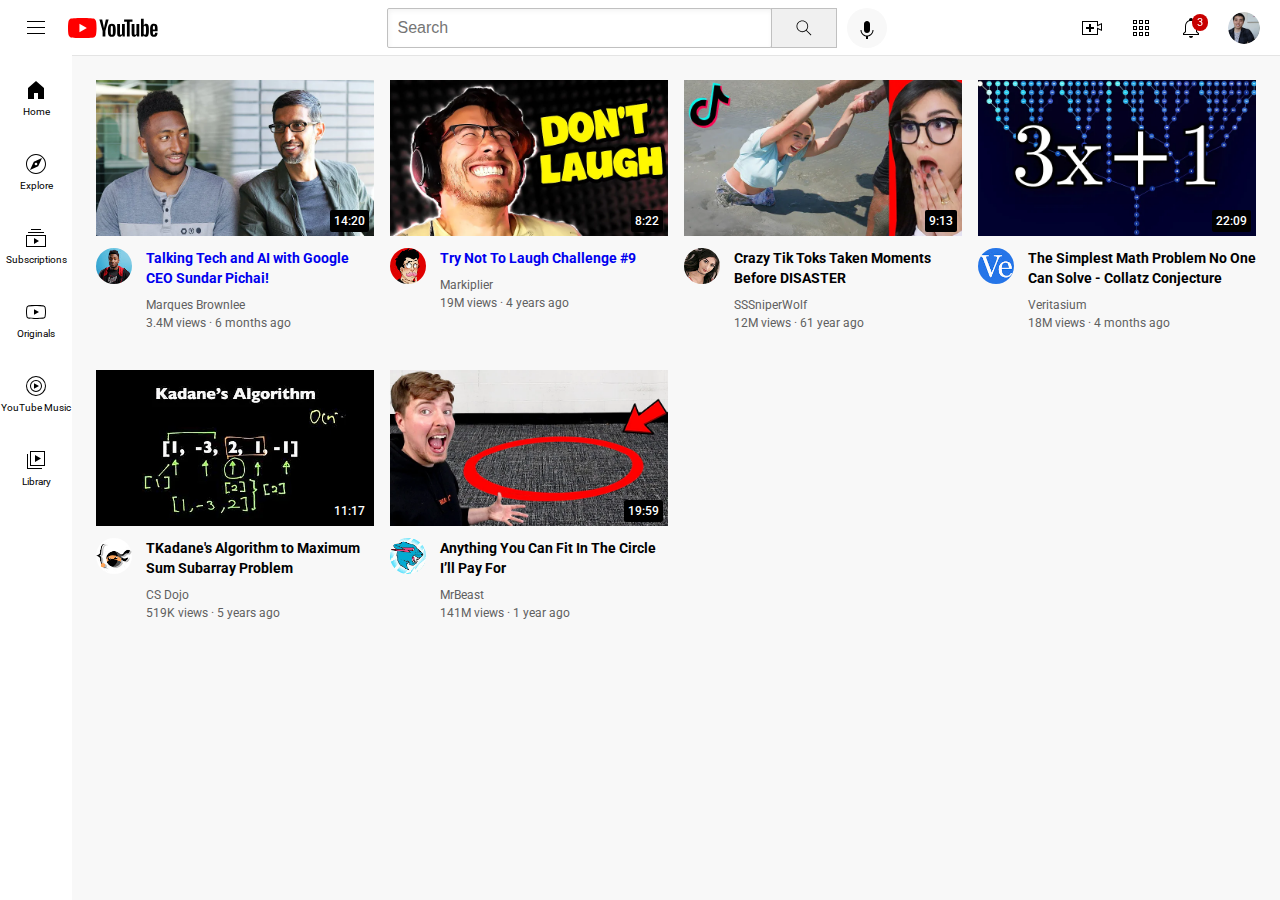
<file: index.html>
<!DOCTYPE html>
<html>
<head>
    <link rel="preconnect" href="https://fonts.googleapis.com">
<link rel="preconnect" href="https://fonts.gstatic.com" crossorigin>
<link href="https://fonts.googleapis.com/css2?family=Roboto:wght@100;400;700&display=swap" rel="stylesheet">
    <title>YouTube.com Clone</title>

   <link rel="stylesheet" href="styles/general.css">
   <link rel="stylesheet" href="styles/video.css">
   <link rel="stylesheet" href="styles/header.css">
   <link rel="stylesheet" href="styles/sidebar.css">
</head>
<body>
    <header class="header">
        <div class="left-section">
            <img class="hamburger-menu" src="icons/hamburger-menu.svg">
            <img class="youtube-logo" src="icons/youtube-logo.svg">
        </div>

        <div class="middle-section">
            <input class="search-bar" type="text" placeholder="Search">
            <button class="search-button">
                <img class="search-icon" src="icons/search.svg">
                <div class="tooltip">Search</div>
            </button>
            <!-- Put inside absolute inside position ralative-->
            <button class="voice-search-button">
                <img class="voice-search-icon" src="icons/voice-search-icon.svg">
                <div class="tooltip">Search with your voice</div>
            </button>
        </div>
        <div class="right-section">
            <div class="upload-icon-container">
                <img class="upload-icon" src="icons/upload.svg">
                <div class="tooltip">Create</div>
            </div>
            <div class="upload-icon-container">
                <img class="youtube-apss-icon" src="icons/youtube-apps.svg">
                <div class="tooltip">YouTube apps</div>
            </div>
            
            <div class="notifications-icon-container">
                <div class="upload-icon-container">
                    <img class="notifications-icon" src="icons/notifications.svg">
                    <div class="tooltip">Notifications</div>
                </div>
                
                <div class="notifications-count">3</div>
            </div>
            
            <img class="current-user" src="channel-pictures/my-channel.jpeg">
        </div>
            
    </header>

    <nav class="sidebar">
        <div class="sidebar-link">
            <img src="icons/home.svg">
            <div>Home</div>
        </div>
        <div class="sidebar-link">
            <img src="icons/explore.svg">
            <div>Explore</div>
        </div>
        <div class="sidebar-link">
            <img src="icons/subscriptions.svg">
            <div>Subscriptions</div>
        </div>
        <div class="sidebar-link">
            <img src="icons/originals.svg">
            <div>Originals</div>
        </div>
        <div class="sidebar-link">
            <img src="icons/youtube-music.svg">
            <div>YouTube Music</div>
        </div>
        <div class="sidebar-link">
            <img src="icons/library.svg">
            <div>Library</div>
        </div>
    </nav>
    
    <main>
        <section class="video-grid">
            <div class="video-preview">
                <div class="thumbnail-row">
                    <a href="https://www.youtube.com/watch?v=n2RNcPRtAiY">
                        <img class=thumbnail src="thumbnails/thumbnail-1.webp">
                    </a>
                    
                    <div class="video-time">14:20</div>
                </div>
                <div class="video-info-grid">
                    <div class="channel-picture">
                        <a href="https://www.youtube.com/c/mkbhd">
                            <img class="profile-picture" src="channel-pictures/channel-1.jpeg">
                        </a>
                        <div class="tooltip2">
                            <img src="channel-pictures/channel-1.jpeg">
                            <div>
                                <div class="intool2">Marques Brownlee</div>
                                <div>15M subscribes</div>
                            </div> 
                        </div>
                    </div>
                    <div class="video-info">
                        <a href="https://www.youtube.com/watch?v=n2RNcPRtAiY">
                            <p class="video-title">
                                Talking Tech and AI with Google CEO Sundar Pichai!
                            </p>
                        </a>
                        <a href="https://www.youtube.com/c/mkbhd">
                            <p class="video-author">
                                Marques Brownlee
                            </p>
                        </a>
                        
                        <p class="video-stats">
                            3.4M views &#183; 6 months ago
                        </p>
                    </div>
    
                </div>
            </div>
    
            <div class="video-preview">
                <div class="thumbnail-row">
                    <a href="https://www.youtube.com/watch?v=mP0RAo9SKZk">
                        <img class=thumbnail src="thumbnails/thumbnail-2.webp" alt="11">
                    </a>
                    
                    <div class="video-time">8:22</div>
                </div>
                <div class="video-info-grid">
                    <div class="channel-picture">
                        <a href="https://www.youtube.com/c/markiplier">
                            <img class="profile-picture" src="channel-pictures/channel-2.jpeg" alt="11">
                        </a>
                        <div class="tooltip2">
                            <img src="channel-pictures/channel-2.jpeg">
                            <div>
                                <div class="intool2">Markiplier</div>
                                <div>30M subscribes</div>
                            </div> 
                        </div>
                    </div>
                    <div class="video-info">
                        <a href="https://www.youtube.com/watch?v=mP0RAo9SKZk">
                            <p class="video-title">
                                Try Not To Laugh Challenge #9
                            </p>
                        </a>
                        <a href="https://www.youtube.com/c/markiplier">
                            <p class="video-author">Markiplier</p>
                        </a>
                        
                        <p class="video-stats">
                            19M views &#183;  4 years ago
                        </p>
                    </div>
                </div>        
            </div>
            <div class="video-preview">
                <div class="thumbnail-row">
                    <img class=thumbnail src="thumbnails/thumbnail-3.webp" alt="11">
                    <div class="video-time">9:13</div>
                </div>
                <div class="video-info-grid">
                    <div class="channel-picture">
                        <img class="profile-picture" src="channel-pictures/channel-3.jpeg" alt="11">
                    </div>
                    <div class="video-info">
                        <p class="video-title">
                            Crazy Tik Toks Taken Moments Before DISASTER
                        </p>
                        <p class="video-author">
                            SSSniperWolf
                        </p>
                        <p class="video-stats">
                            12M views &#183; 61 year ago
                        </p>
                    </div>
    
                </div>
            </div>
    
            <div class="video-preview">
                <div class="thumbnail-row">
                    <img class=thumbnail src="thumbnails/thumbnail-4.webp" alt="11">
                    <div class="video-time">22:09</div>
                </div>
                <div class="video-info-grid">
                    <div class="channel-picture">
                        <img class="profile-picture" src="channel-pictures/channel-4.jpeg" alt="11">
                    </div>
                    <div class="video-info">
                        <p class="video-title">
                            The Simplest Math Problem No One Can Solve - Collatz Conjecture
                        </p>
                        <p class="video-author">
                            Veritasium
                        </p>
                        <p class="video-stats">
                            18M views &#183;  4 months ago
                        </p>
                    </div>
                </div>        
            </div>
            <div class="video-preview">
                <div class="thumbnail-row">
                    <img class=thumbnail src="thumbnails/thumbnail-5.webp" alt="11">
                    <div class="video-time">11:17</div>
                </div>
                <div class="video-info-grid">
                    <div class="channel-picture">
                        <img class="profile-picture" src="channel-pictures/channel-5.jpeg" alt="11">
                    </div>
                    <div class="video-info">
                        <p class="video-title">
                            TKadane's Algorithm to Maximum Sum Subarray Problem
                        </p>
                        <p class="video-author">
                            CS Dojo
                        </p>
                        <p class="video-stats">
                            519K views &#183; 5 years ago
                        </p>
                    </div>
    
                </div>
            </div>
    
            <div class="video-preview">
                <div class="thumbnail-row">
                    <img class=thumbnail src="thumbnails/thumbnail-6.webp" alt="11">
                    <div class="video-time">19:59</div>
                </div>
                <div class="video-info-grid">
                    <div class="channel-picture">
                        <img class="profile-picture" src="channel-pictures/channel-6.jpeg" alt="11">
                    </div>
                    <div class="video-info">
                        <p class="video-title">
                            Anything You Can Fit In The Circle I’ll Pay For
                        </p>
                        <p class="video-author">
                            MrBeast
                        </p>
                        <p class="video-stats">
                            141M views &#183;  1 year ago
                        </p>
                    </div>
                </div>        
            </div>
        </section>
    </main>
    
    
    

    
</body>
</html>
</file>
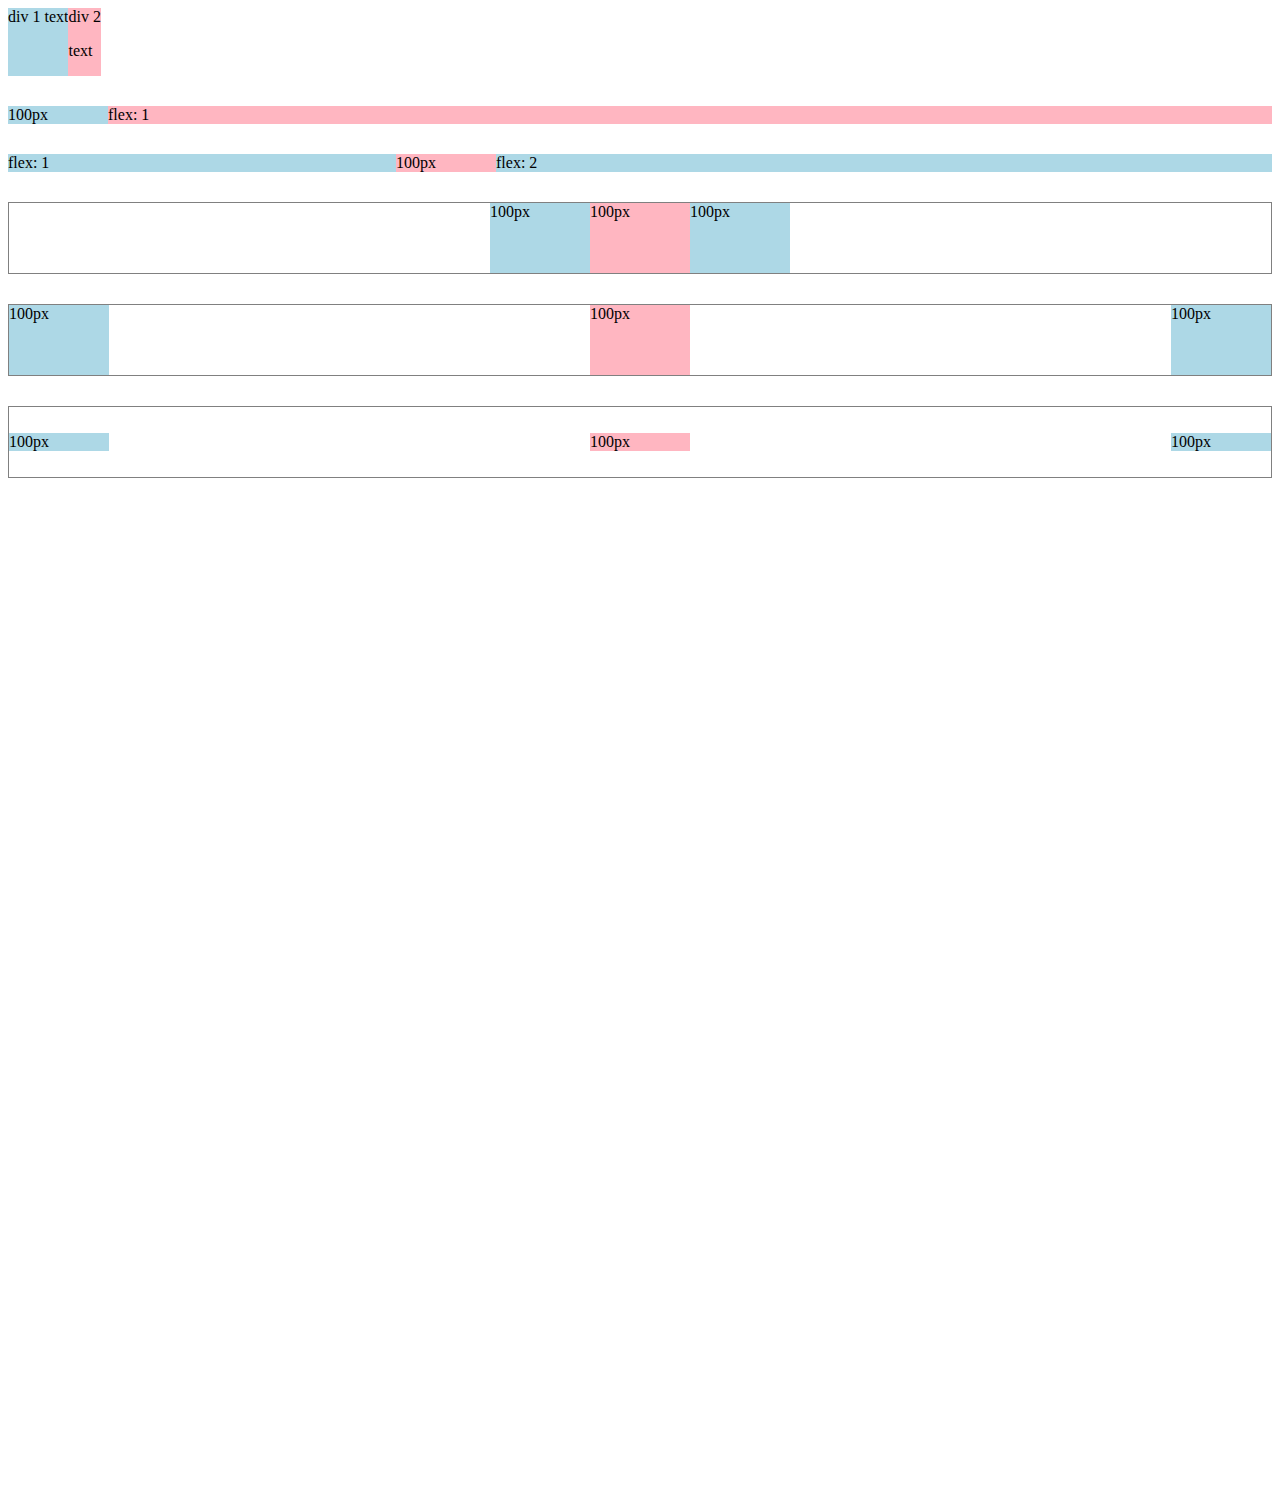
<file: flexbox.html>
<!DOCTYPE html>
<html>
<head>
    <title>Flexbox Practice</title>
</head>
<body style="padding-bottom: 1000px;" >
   <div style="
        display: flex;
        flex-direction: row;
   ">
        <div style="background-color:lightblue">div 1 text</div>
        <div style="background-color:lightpink">div 2 <p>text</p></div>
   </div> 

   <div style="
            margin-top: 30px;
            display: flex;
            flex-direction: row;
            ">
        <div style="
            background-color:lightblue;
            width:100px;
            ">100px
        </div>
        <div style="
            background-color:lightpink;
            flex: 1;
            ">flex: 1
        </div>
    </div> 

    <div style="
            margin-top: 30px;
            display: flex;
            flex-direction: row;
            ">
        
        <div style="
            background-color:lightblue;
            flex: 1;
            ">flex: 1
        </div>
        <div style="
            background-color:lightpink;
            width:100px;
            ">100px
        </div>
        <div style="
            background-color:lightblue;
            flex: 2;
            ">flex: 2
        </div> 
    </div> 

    <div style="
            margin-top: 30px;
            height: 70px;
            border-width: 1px;
            border-style: solid;
            border-color: gray;
            display: flex;
            flex-direction: row;
            justify-content: center;
            ">
        
        <div style="
            background-color:lightblue;
            width: 100px;
            ">100px
        </div>
        <div style="
            background-color:lightpink;
            width:100px;
            ">100px
        </div>
        <div style="
            background-color:lightblue;
            width:100px;
            ">100px
        </div> 
    </div> 

    <div style="
            margin-top: 30px;
            height: 70px;
            border-width: 1px;
            border-style: solid;
            border-color: gray;
            display: flex;
            flex-direction: row;
            justify-content: space-between;
            ">
        
        <div style="
            background-color:lightblue;
            width: 100px;
            ">100px
        </div>
        <div style="
            background-color:lightpink;
            width:100px;
            ">100px
        </div>
        <div style="
            background-color:lightblue;
            width:100px;
            ">100px
        </div> 
    </div>

    <div style="
            margin-top: 30px;
            height: 70px;
            border-width: 1px;
            border-style: solid;
            border-color: gray;

            display: flex;
            flex-direction: row;
            justify-content: space-between;
            align-items: center;
            ">
        
        <div style="
            background-color:lightblue;
            width: 100px;
            ">100px
        </div>
        <div style="
            background-color:lightpink;
            width:100px;
            ">100px
        </div>
        <div style="
            background-color:lightblue;
            width:100px;
            ">100px
        </div> 
    </div>
</body>
</html>
</file>
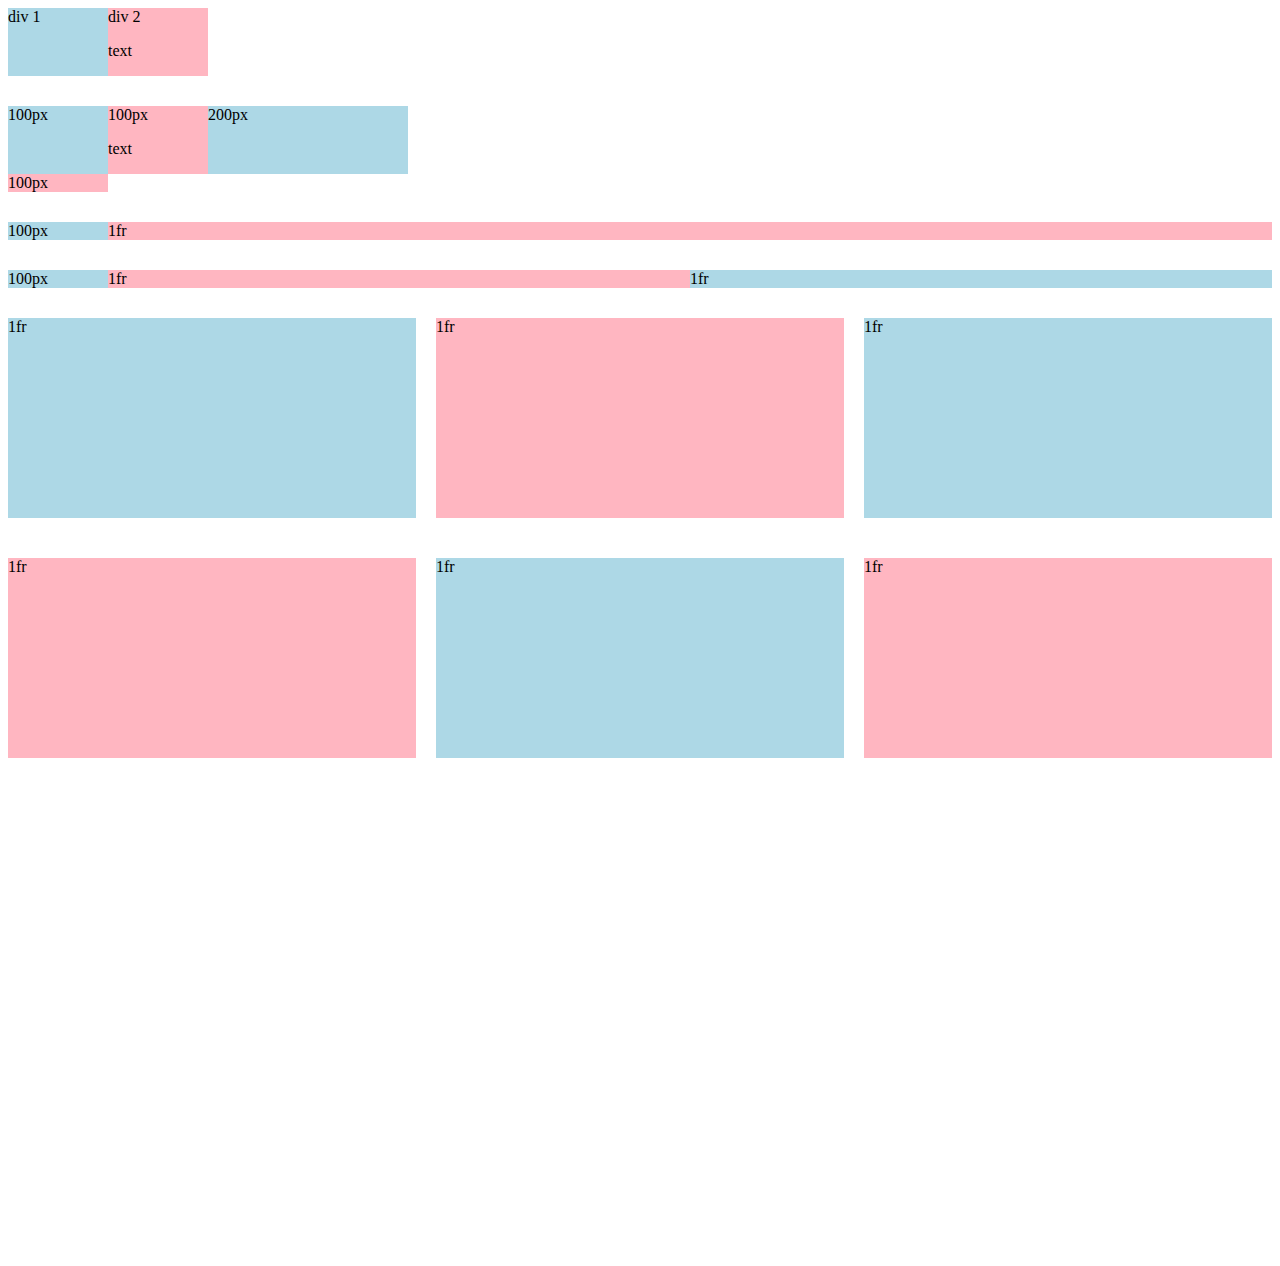
<file: grid.html>
<!DOCTYPE html>
<html>
<head>
    <title>Grid practice</title>
</head>
<body style="padding-bottom: 500px;">
    <div style="
        display: grid;
        grid-template-columns: 100px 100px;
    ">
        <div style="background-color: lightblue;">div 1</div>
        <div style="background-color: lightpink;">div 2<p>text</p></div>
    </div>
    <div style="
        margin-top: 30px;
        display: grid;
        grid-template-columns: 100px 100px 200px;
    ">
        <div style="background-color: lightblue;">100px</div>
        <div style="background-color: lightpink;">100px<p>text</p></div>
        <div style="background-color: lightblue;">200px</div>
        <div style="background-color: lightpink;">100px</div>
    </div>
    <div style="
        margin-top: 30px;
        display: grid;
        grid-template-columns: 100px 1fr;
        ">
        <div style="background-color: lightblue;">100px</div>
        <div style="background-color: lightpink;">1fr</div>
        
    </div>
    <div style="
        margin-top: 30px;
        display: grid;
        grid-template-columns: 100px 1fr 1fr;
        ">
        <div style="background-color: lightblue;">100px</div>
        <div style="background-color: lightpink;">1fr</div>
        <div style="background-color: lightblue;">1fr</div>

    </div>
    <div style="
        margin-top: 30px;
        display: grid;
        grid-template-columns: 1fr 1fr 1fr;
        column-gap: 20px;
        row-gap: 40px;
        ">
        <div style="background-color: lightblue; height: 200px;">1fr</div>
        <div style="background-color: lightpink; height: 200px;">1fr</div>
        <div style="background-color: lightblue; height: 200px;">1fr</div>
        <div style="background-color: lightpink; height: 200px;">1fr</div>
        <div style="background-color: lightblue; height: 200px;">1fr</div>
        <div style="background-color: lightpink; height: 200px;">1fr</div>

    </div>
    
</body>
</html>
</file>
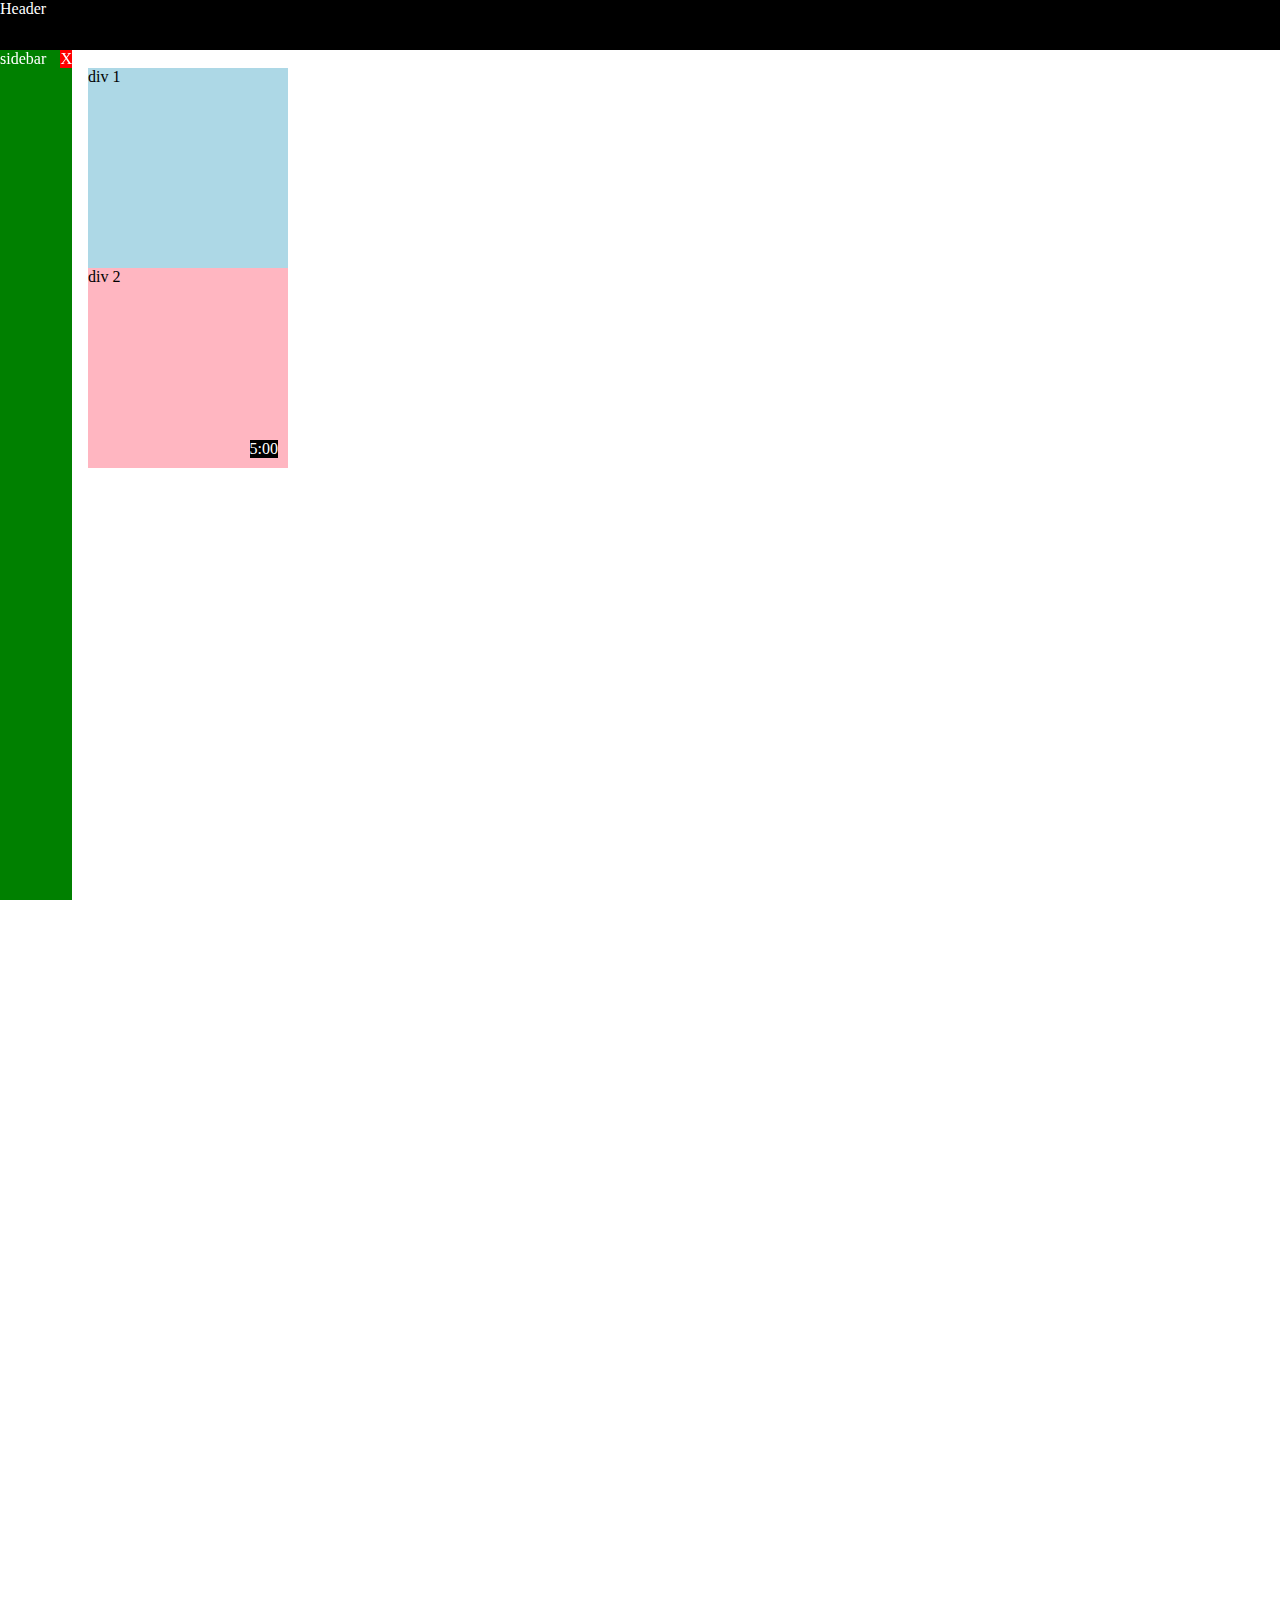
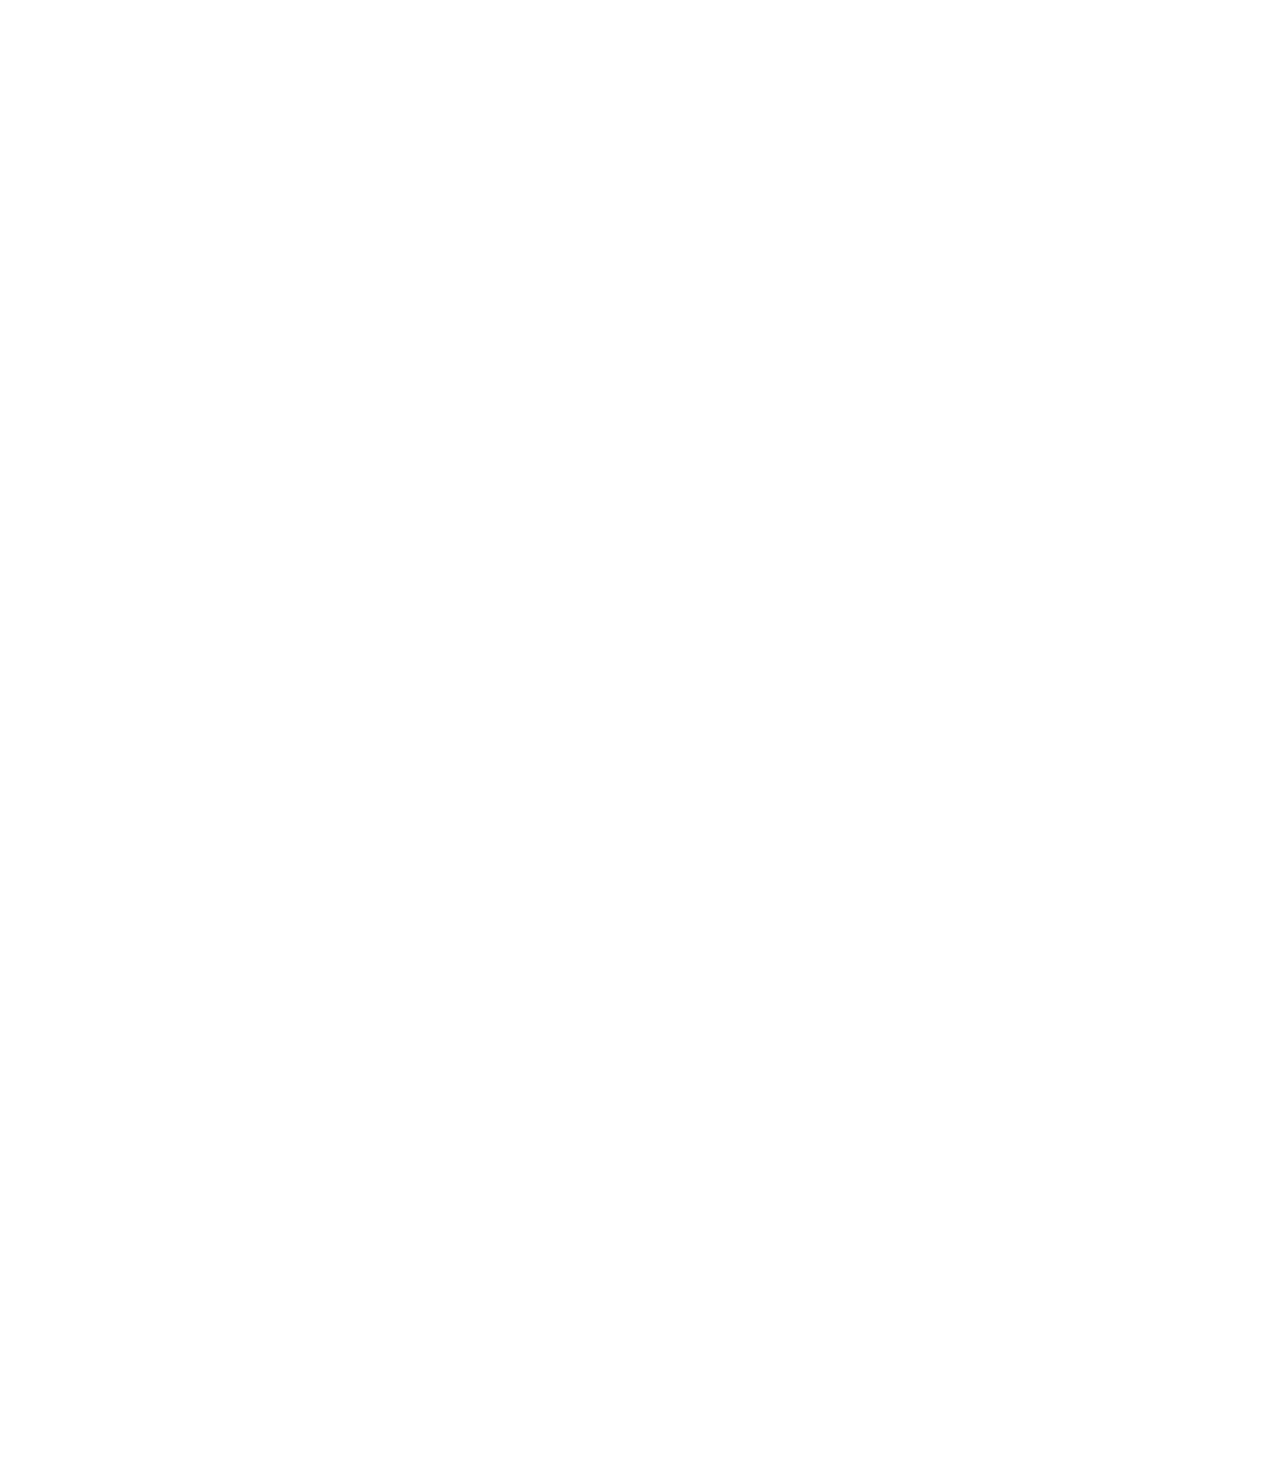
<file: position.html>
<!DOCTYPE html>
<html lang="en">
<head>
    <title>Position Practice</title>
</head>
<body style="
padding-top: 60px;
padding-left: 80px;
height: 3000px">
    <div style="
    background-color:black;
    color: white;
    position: fixed;
    top: 0;
    left: 0;
    right: 0;
    height: 50px;
    z-index: 1;
    ">Header</div>

    <div style="
        background-color: green;
        color: white;
        position: fixed;
        left: 0;
        bottom: 0;
        top: 50px;
        width: 72px;
    ">
            <div style="
            position: absolute;
            background-color: red;
            color: white;
            
            top: 0px;
            right: 0px;
            ">
                X
            </div>
        sidebar
    </div>

    

    <div style="
    background-color: lightblue;
    height: 200px;
    width: 200px;
    position: static;
    
    ">div 1</div>

    <div style="
    background-color: lightpink;
    height: 200px;
    width: 200px;
    position: relative;
    ">
        <div style="
            position: absolute;
            background-color: black;
            color: white;
            bottom: 10px;
            right: 10px;
            ">
                5:00
        </div>
    div 2</div>
</body>
</html>
</file>
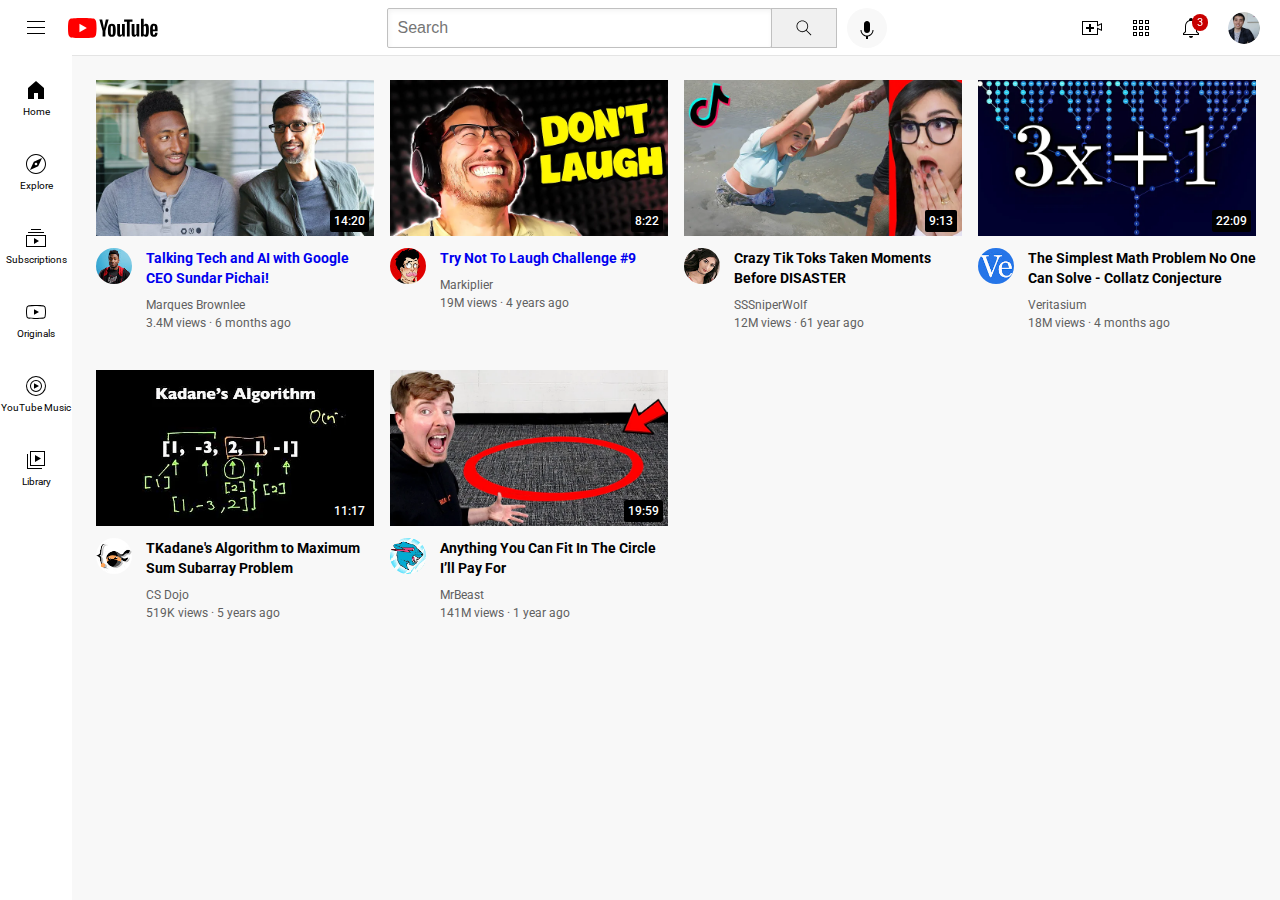
<file: youtube.html>
<!DOCTYPE html>
<html>
<head>
    <link rel="preconnect" href="https://fonts.googleapis.com">
<link rel="preconnect" href="https://fonts.gstatic.com" crossorigin>
<link href="https://fonts.googleapis.com/css2?family=Roboto:wght@100;400;700&display=swap" rel="stylesheet">
    <title>YouTube.com Clone</title>

   <link rel="stylesheet" href="styles/general.css">
   <link rel="stylesheet" href="styles/video.css">
   <link rel="stylesheet" href="styles/header.css">
   <link rel="stylesheet" href="styles/sidebar.css">
</head>
<body>
    <header class="header">
        <div class="left-section">
            <img class="hamburger-menu" src="icons/hamburger-menu.svg">
            <img class="youtube-logo" src="icons/youtube-logo.svg">
        </div>

        <div class="middle-section">
            <input class="search-bar" type="text" placeholder="Search">
            <button class="search-button">
                <img class="search-icon" src="icons/search.svg">
                <div class="tooltip">Search</div>
            </button>
            <!-- Put inside absolute inside position ralative-->
            <button class="voice-search-button">
                <img class="voice-search-icon" src="icons/voice-search-icon.svg">
                <div class="tooltip">Search with your voice</div>
            </button>
        </div>
        <div class="right-section">
            <div class="upload-icon-container">
                <img class="upload-icon" src="icons/upload.svg">
                <div class="tooltip">Create</div>
            </div>
            <div class="upload-icon-container">
                <img class="youtube-apss-icon" src="icons/youtube-apps.svg">
                <div class="tooltip">YouTube apps</div>
            </div>
            
            <div class="notifications-icon-container">
                <div class="upload-icon-container">
                    <img class="notifications-icon" src="icons/notifications.svg">
                    <div class="tooltip">Notifications</div>
                </div>
                
                <div class="notifications-count">3</div>
            </div>
            
            <img class="current-user" src="channel-pictures/my-channel.jpeg">
        </div>
            
    </header>

    <nav class="sidebar">
        <div class="sidebar-link">
            <img src="icons/home.svg">
            <div>Home</div>
        </div>
        <div class="sidebar-link">
            <img src="icons/explore.svg">
            <div>Explore</div>
        </div>
        <div class="sidebar-link">
            <img src="icons/subscriptions.svg">
            <div>Subscriptions</div>
        </div>
        <div class="sidebar-link">
            <img src="icons/originals.svg">
            <div>Originals</div>
        </div>
        <div class="sidebar-link">
            <img src="icons/youtube-music.svg">
            <div>YouTube Music</div>
        </div>
        <div class="sidebar-link">
            <img src="icons/library.svg">
            <div>Library</div>
        </div>
    </nav>
    
    <main>
        <section class="video-grid">
            <div class="video-preview">
                <div class="thumbnail-row">
                    <a href="https://www.youtube.com/watch?v=n2RNcPRtAiY">
                        <img class=thumbnail src="thumbnails/thumbnail-1.webp">
                    </a>
                    
                    <div class="video-time">14:20</div>
                </div>
                <div class="video-info-grid">
                    <div class="channel-picture">
                        <a href="https://www.youtube.com/c/mkbhd">
                            <img class="profile-picture" src="channel-pictures/channel-1.jpeg">
                        </a>
                        <div class="tooltip2">
                            <img src="channel-pictures/channel-1.jpeg">
                            <div>
                                <div class="intool2">Marques Brownlee</div>
                                <div>15M subscribes</div>
                            </div> 
                        </div>
                    </div>
                    <div class="video-info">
                        <a href="https://www.youtube.com/watch?v=n2RNcPRtAiY">
                            <p class="video-title">
                                Talking Tech and AI with Google CEO Sundar Pichai!
                            </p>
                        </a>
                        <a href="https://www.youtube.com/c/mkbhd">
                            <p class="video-author">
                                Marques Brownlee
                            </p>
                        </a>
                        
                        <p class="video-stats">
                            3.4M views &#183; 6 months ago
                        </p>
                    </div>
    
                </div>
            </div>
    
            <div class="video-preview">
                <div class="thumbnail-row">
                    <a href="https://www.youtube.com/watch?v=mP0RAo9SKZk">
                        <img class=thumbnail src="thumbnails/thumbnail-2.webp" alt="11">
                    </a>
                    
                    <div class="video-time">8:22</div>
                </div>
                <div class="video-info-grid">
                    <div class="channel-picture">
                        <a href="https://www.youtube.com/c/markiplier">
                            <img class="profile-picture" src="channel-pictures/channel-2.jpeg" alt="11">
                        </a>
                        <div class="tooltip2">
                            <img src="channel-pictures/channel-2.jpeg">
                            <div>
                                <div class="intool2">Markiplier</div>
                                <div>30M subscribes</div>
                            </div> 
                        </div>
                    </div>
                    <div class="video-info">
                        <a href="https://www.youtube.com/watch?v=mP0RAo9SKZk">
                            <p class="video-title">
                                Try Not To Laugh Challenge #9
                            </p>
                        </a>
                        <a href="https://www.youtube.com/c/markiplier">
                            <p class="video-author">Markiplier</p>
                        </a>
                        
                        <p class="video-stats">
                            19M views &#183;  4 years ago
                        </p>
                    </div>
                </div>        
            </div>
            <div class="video-preview">
                <div class="thumbnail-row">
                    <img class=thumbnail src="thumbnails/thumbnail-3.webp" alt="11">
                    <div class="video-time">9:13</div>
                </div>
                <div class="video-info-grid">
                    <div class="channel-picture">
                        <img class="profile-picture" src="channel-pictures/channel-3.jpeg" alt="11">
                    </div>
                    <div class="video-info">
                        <p class="video-title">
                            Crazy Tik Toks Taken Moments Before DISASTER
                        </p>
                        <p class="video-author">
                            SSSniperWolf
                        </p>
                        <p class="video-stats">
                            12M views &#183; 61 year ago
                        </p>
                    </div>
    
                </div>
            </div>
    
            <div class="video-preview">
                <div class="thumbnail-row">
                    <img class=thumbnail src="thumbnails/thumbnail-4.webp" alt="11">
                    <div class="video-time">22:09</div>
                </div>
                <div class="video-info-grid">
                    <div class="channel-picture">
                        <img class="profile-picture" src="channel-pictures/channel-4.jpeg" alt="11">
                    </div>
                    <div class="video-info">
                        <p class="video-title">
                            The Simplest Math Problem No One Can Solve - Collatz Conjecture
                        </p>
                        <p class="video-author">
                            Veritasium
                        </p>
                        <p class="video-stats">
                            18M views &#183;  4 months ago
                        </p>
                    </div>
                </div>        
            </div>
            <div class="video-preview">
                <div class="thumbnail-row">
                    <img class=thumbnail src="thumbnails/thumbnail-5.webp" alt="11">
                    <div class="video-time">11:17</div>
                </div>
                <div class="video-info-grid">
                    <div class="channel-picture">
                        <img class="profile-picture" src="channel-pictures/channel-5.jpeg" alt="11">
                    </div>
                    <div class="video-info">
                        <p class="video-title">
                            TKadane's Algorithm to Maximum Sum Subarray Problem
                        </p>
                        <p class="video-author">
                            CS Dojo
                        </p>
                        <p class="video-stats">
                            519K views &#183; 5 years ago
                        </p>
                    </div>
    
                </div>
            </div>
    
            <div class="video-preview">
                <div class="thumbnail-row">
                    <img class=thumbnail src="thumbnails/thumbnail-6.webp" alt="11">
                    <div class="video-time">19:59</div>
                </div>
                <div class="video-info-grid">
                    <div class="channel-picture">
                        <img class="profile-picture" src="channel-pictures/channel-6.jpeg" alt="11">
                    </div>
                    <div class="video-info">
                        <p class="video-title">
                            Anything You Can Fit In The Circle I’ll Pay For
                        </p>
                        <p class="video-author">
                            MrBeast
                        </p>
                        <p class="video-stats">
                            141M views &#183;  1 year ago
                        </p>
                    </div>
                </div>        
            </div>
        </section>
    </main>
    
    
    

    
</body>
</html>
</file>
<file: styles/general.css>
p{
    
    margin-top: 0;
    margin-bottom: 0;
}
body{
    /* This style below will be inherited */
    font-family: Roboto, Arial;
    margin: 0;
    padding-top: 80px;
    padding-left: 96px;
    padding-right: 24px;
    background-color: rgb(248, 248, 248);
}
</file>
<file: styles/video.css>
.thumbnail{ 
   width: 100%; 
}


.video-title{
    margin-top: 0;
    font-size: 14px;
    font-weight: bold;
    line-height: 20px;
    margin-bottom: 10px;
}


.video-info-grid{
    display: grid;
    grid-template-columns: 50px 1fr;
}

.profile-picture{
    width: 36px;
    border-radius: 50px;
}
.thumbnail-row{
    margin-bottom: 8px;
    position: relative;
}
.video-author,
.video-stats {        
    font-size: 12px;
    color: rgb(96,96,96);
}
.video-author{
    margin-bottom: 4px;
}

.video-grid{
    display: grid;
    /* grid-template-columns: 1fr 1fr 1fr; */
    column-gap: 16px;
    row-gap: 40px;
}

@media (max-width: 750px) {
    .video-grid{
        grid-template-columns: 1fr 1fr;
       
    }
}

@media (min-width:751px) and (max-width: 999px){
    .video-grid{
        grid-template-columns: 1fr 1fr 1fr;
       
    }
}
@media (min-width: 1000px) {
    .video-grid{
        grid-template-columns: 1fr 1fr 1fr 1fr;
       
    }
}



.video-time{
    font-size: 12px;
    font-weight: 500;
    padding: 4px;
    border-radius: 2px;
    background-color: black;
    color: white;
    position: absolute;
    bottom: 8px;
    right: 5px;
}

a {
    text-decoration: none;    
}
a:visited{
    color:currentColor;
    text-decoration: none; 
}
.channel-picture{
    position: relative;
    height: 40px;
}
.tooltip2{
    display: flex;
    flex-direction: row;
    justify-content: center;
    align-items: center;
   
}
.tooltip2 img{
    width: 50px;
    border-radius: 40px;
}
.tooltip2 div{
    padding: 3px;
}
.intool2{
    font-size: 16px;
    font-weight: bold;
}

.channel-picture .tooltip2{
    font-family: Roboto, arial;
    background-color: white;
    position: absolute;
    padding: 8px 8px;
    border-radius: 4px;
    font-size: 14px;
    opacity: 0;
    transition:  opacity 0.2s;
    pointer-events: none;
    white-space: nowrap;
    box-shadow: 0 0 10px rgb(155, 154, 154);
    
}
.channel-picture:hover .tooltip2{
    opacity: 1;
}
</file>
<file: styles/header.css>
.header{
    height: 55px;

    display: flex;
    flex-direction: row;
    justify-content: space-between;

    position: fixed;
    top: 0;
    left: 0;
    right: 0;

    background-color: white;
    border-bottom-width: 1px;
    border-bottom-style: solid;
    border-bottom-color: rgb(228, 228, 228);
    z-index: 100;
}

.left-section{
    display: flex;
    align-items: center;
}

.hamburger-menu{
    height: 24px;
    margin-left: 24px;
    margin-right: 20px;
}
.youtube-logo{
    height: 20px;
}
.middle-section{
    
    flex: 1;
    margin-left: 70px;
    margin-right: 35px;
    max-width: 500px;
    display: flex;
    align-items: center;
}
.search-bar{
    flex: 1;
    height: 36px;
    padding-left: 10px;
    font-size: 16px;
    border: 1px solid rgb(192, 192, 192);
    border-radius: 2px;
    box-shadow: inset 1px 2px 5px rgba(0, 0, 0, 0.05);
    width: 0;
}
.search-bar::placeholder{
    font-size: 16px;
}
.search-button{
    height: 40px;
    width: 66px;
    background-color: rgb(240, 240, 240);
    border-width: 1px;
    border-style: solid;
    border-color: rgb(192, 192, 192);
    margin-left: -1px;
    margin-right: 10px;
    position: relative;
}

.search-button,
.voice-search-button,
.upload-icon-container{
    display: flex;
    justify-content: center;
    align-items: center;
    position: relative;
    
}

.search-button .tooltip,
.voice-search-button .tooltip,
.upload-icon-container .tooltip{
    position: absolute;
    background-color: gray;
    color: white;
    padding: 4px 8px;
    border-radius: 2px;
    font-size: 12px;
    bottom: -30px;
    opacity: 0;
    transition:  opacity 0.2s;
    pointer-events: none;
    white-space: nowrap;
}
.search-button:hover .tooltip,
.voice-search-button:hover .tooltip,
.upload-icon-container:hover .tooltip{
    opacity: 1;
}

.search-icon{
    height: 20px;
    
}
.voice-search-button{
    height: 40px;
    width: 40px;
    border-radius: 20px;
    border: none;
    background-color: rgb(248, 248, 248);
}
.voice-search-icon{
    height: 24px;
    margin-top: 4px;
    background-color: rgb(248, 248, 248);
}
.right-section{
    width: 180px;
    margin-right: 20px;
    display: flex;
    align-items: center;
    justify-content: space-between;
    flex-shrink: 0;

}

.upload-icon{
    height: 24px;
}
.youtube-apss-icon{
    height: 24px; 
}
.notifications-icon{
    height: 24px;  
}

.notifications-icon-container{
    position: relative;
}
.notifications-count{
    position: absolute;
    top: -2px;
    right: -5px;
    background-color: rgb(200, 0, 0);
    color: white;
    font-size: 11px;
    padding: 2px 5px;
    border-radius: 10px;
}
.current-user{
    height: 32px;
    border-radius: 16px;  
}
</file>
<file: styles/sidebar.css>
.sidebar{
    position: fixed;
    left: 0;
    bottom: 0;
    top: 55px;
    background-color: white;
    width: 72px;
    z-index: 200;
    padding-top: 5px;
}
.sidebar-link{
    
    height: 74px;
    display: flex;
    flex-direction: column;
    justify-content: center;
    align-items: center;
    cursor: pointer;
    
}
.sidebar-link:hover{
    background-color: rgb(235, 235, 235);
}
.sidebar-link img{
    height: 24px;
    margin-bottom: 4px;
}
.sidebar-link div{
    font-size: 10px;
}
</file>
